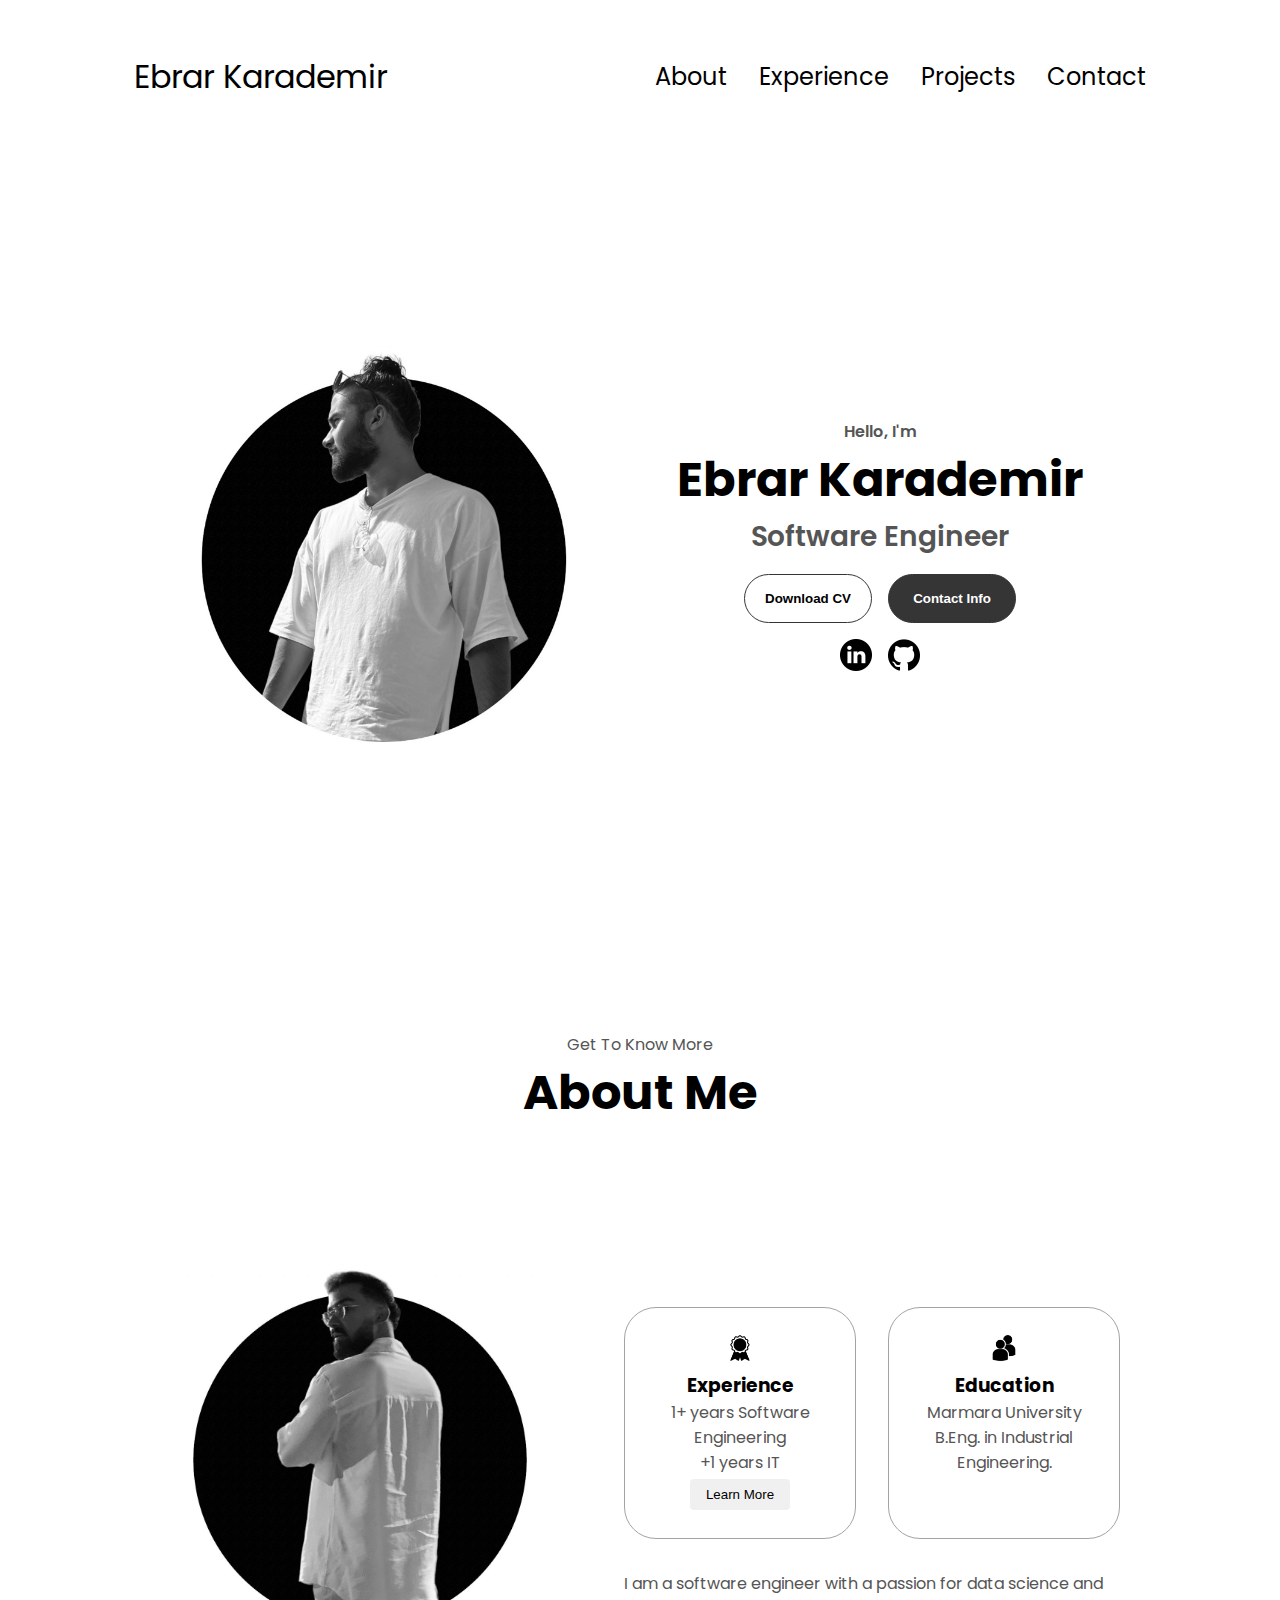
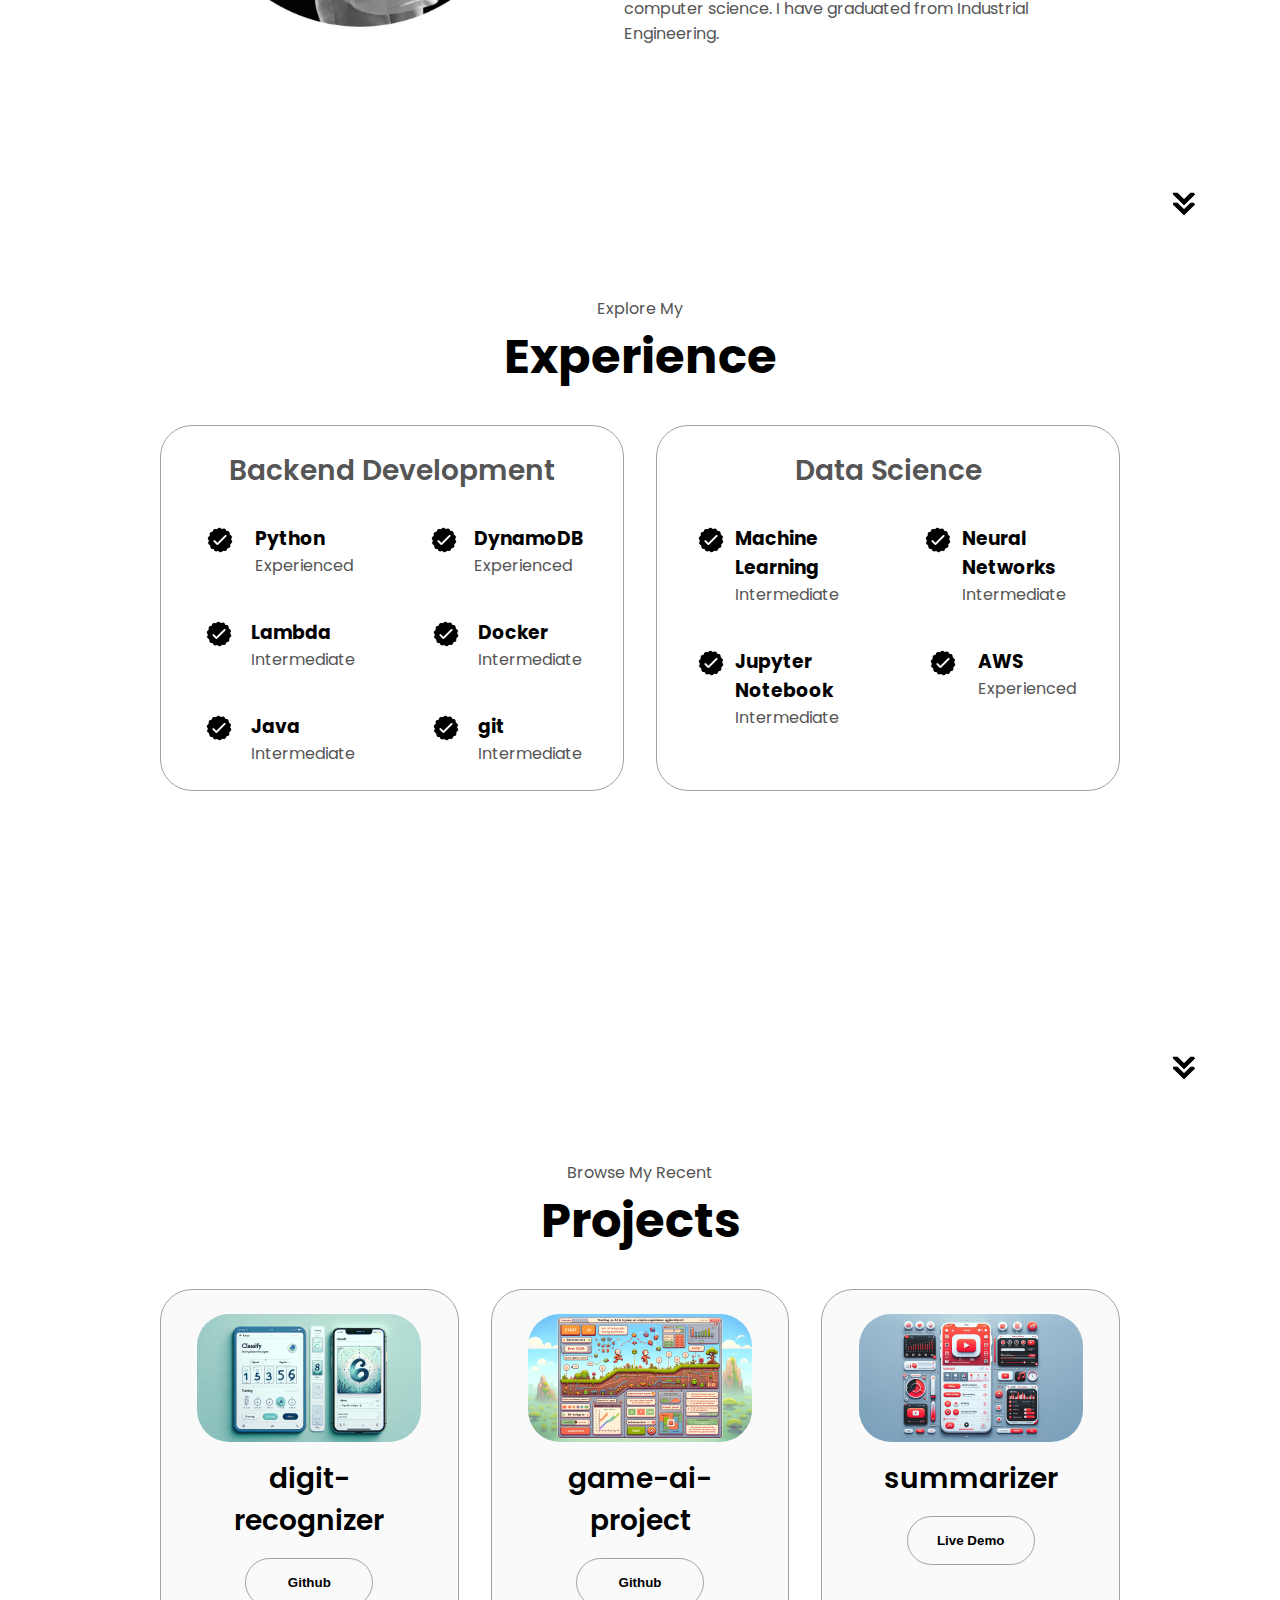
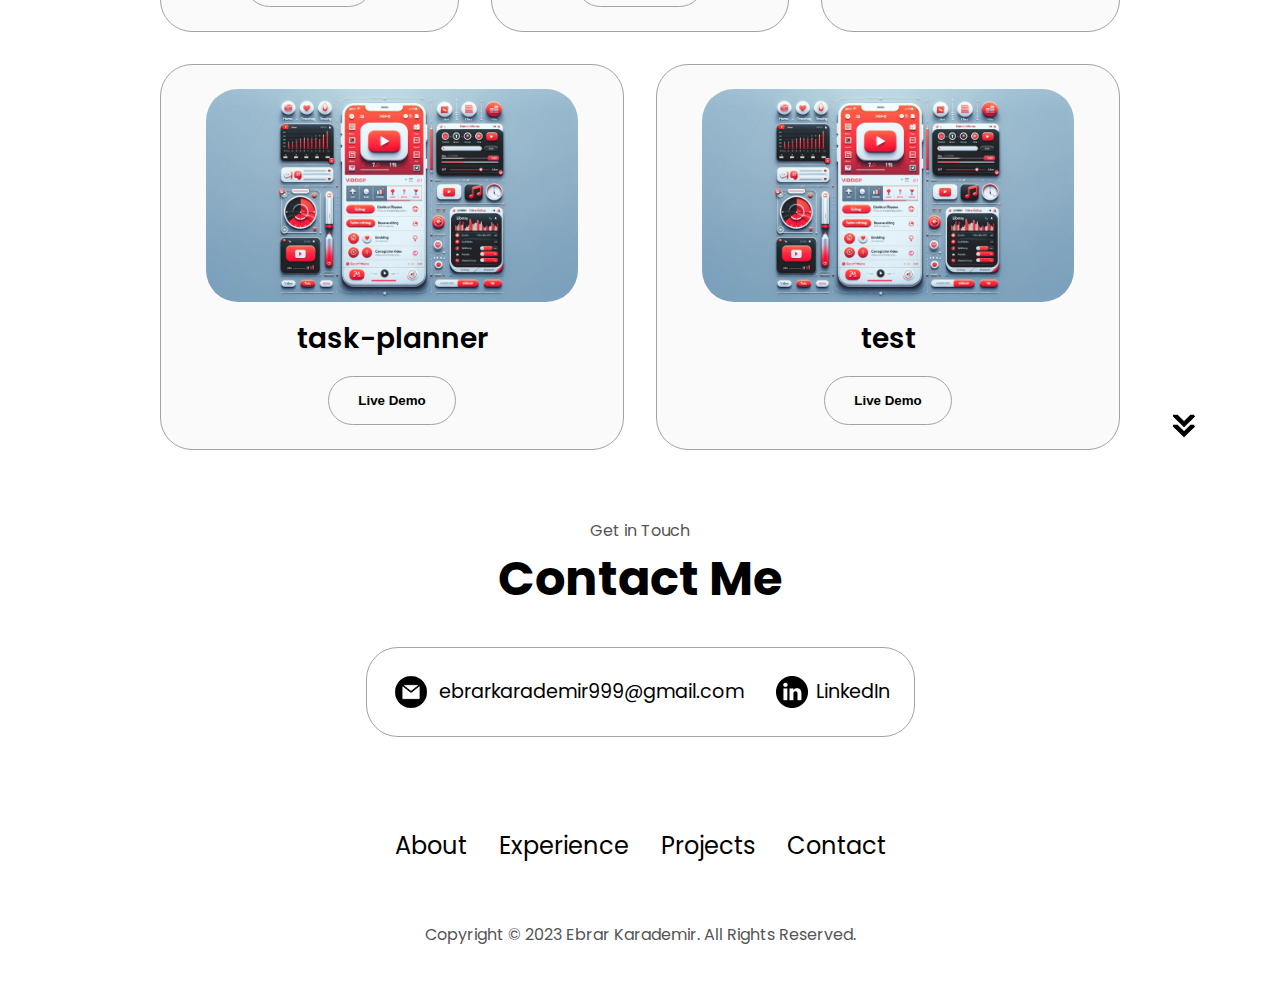
<file: index.html>
<!DOCTYPE html>
<html lang="en">
  <head>
    <meta charset="UTF-8" />
    <meta http-equiv="X-UA-Compatible" content="IE=edge" />
    <meta name="viewport" content="width=device-width, initial-scale=1.0" />
    <title>My Portfolio</title>
    <link rel="stylesheet" href="style.css" />
    <link rel="stylesheet" href="mediaqueries.css" />
  </head>
  <body>
    <nav id="desktop-nav">
      <div class="logo">Ebrar Karademir</div>
      <div>
        <ul class="nav-links">
          <li><a href="#about">About</a></li>
          <li><a href="#experience">Experience</a></li>
          <li><a href="#projects">Projects</a></li>
          <li><a href="#contact">Contact</a></li>
        </ul>
      </div>
    </nav>
    <nav id="hamburger-nav">
      <div class="logo">Ebrar Karademir</div>
      <div class="hamburger-menu">
        <div class="hamburger-icon" onclick="toggleMenu()">
          <span></span>
          <span></span>
          <span></span>
        </div>
        <div class="menu-links">
          <li><a href="#about" onclick="toggleMenu()">About</a></li>
          <li><a href="#experience" onclick="toggleMenu()">Experience</a></li>
          <li><a href="#projects" onclick="toggleMenu()">Projects</a></li>
          <li><a href="#contact" onclick="toggleMenu()">Contact</a></li>
        </div>
      </div>
    </nav>
    <section id="profile">
      <div class="section__pic-container">
        <img src="./assets/profile-pic.png" alt="Ebrar Karademir profile picture" />
      </div>
      <div class="section__text">
        <p class="section__text__p1">Hello, I'm</p>
        <h1 class="title">Ebrar Karademir</h1>
        <p class="section__text__p2">Software Engineer</p>
        <div class="btn-container">
          <button
            class="btn btn-color-2"
            onclick="window.open('./assets/resume-v2.pdf')"
          >
            Download CV
          </button>
          <button class="btn btn-color-1" onclick="location.href='./#contact'">
            Contact Info
          </button>
        </div>
        <div id="socials-container">
          <img
            src="./assets/linkedin.png"
            alt="My LinkedIn profile"
            class="icon"
            onclick="location.href='https://linkedin.com/in/ebrar-karademir/'"
          />
          <img
            src="./assets/github.png"
            alt="My Github profile"
            class="icon"
            onclick="location.href='https://github.com/ebrarkarademir'"
          />
        </div>
      </div>
    </section>
    <section id="about">
      <p class="section__text__p1">Get To Know More</p>
      <h1 class="title">About Me</h1>
      <div class="section-container">
        <div class="section__pic-container">
          <img
            src="./assets/about-pic.png"
            alt="Profile picture"
            class="about-pic"
          />
        </div>
        <div class="about-details-container">
          <div class="about-containers">
            <div class="details-container">
              <img src="./assets/experience.png" alt="Experience icon" class="icon" />
              <h3>Experience</h3>
              <p>1+ years Software Engineering <br />+1 years IT</p>
              <!-- Learn More/Less toggle button -->
              <button class="learn-more-btn" onclick="toggleDetails(this)">Learn More</button>
              <!-- Hidden container for additional details -->
              <div class="additional-details" style="display: none;">
                <p>Detail about your first year in software engineering...</p>
                <p>Detail about your IT experience...</p>
                <!-- Add more paragraphs as needed -->
              </div>
            </div>
            
            <div class="details-container">
              <img
                src="./assets/education.png"
                alt="Education icon"
                class="icon"
              />
              <h3>Education</h3>
              <p>Marmara University</p>
              <p>B.Eng. in Industrial Engineering.</p>
            </div>
          </div>
          <div class="text-container">
            <p>
              I am a software engineer with a passion for data science and computer science. I have graduated from Industrial Engineering. 
            </p>
          </div>
        </div>
      </div>
      <img
        src="./assets/arrow.png"
        alt="Arrow icon"
        class="icon arrow"
        onclick="location.href='./#experience'"
      />
    </section>
    <section id="experience">
      <p class="section__text__p1">Explore My</p>
      <h1 class="title">Experience</h1>
      <div class="experience-details-container">
        <div class="about-containers">
          <div class="details-container">
            <h2 class="experience-sub-title">Backend Development</h2>
            <div class="article-container">
              <article>
                <img
                  src="./assets/checkmark.png"
                  alt="Experience icon"
                  class="icon"
                />
                <div>
                  <h3>Python</h3>
                  <p>Experienced</p>
                </div>
              </article>
              <article>
                <img
                  src="./assets/checkmark.png"
                  alt="Experience icon"
                  class="icon"
                />
                <div>
                  <h3>DynamoDB</h3>
                  <p>Experienced</p>
                </div>
              </article>
              <article>
                <img
                  src="./assets/checkmark.png"
                  alt="Experience icon"
                  class="icon"
                />
                <div>
                  <h3>Lambda</h3>
                  <p>Intermediate</p>
                </div>
              </article>
              <article>
                <img
                  src="./assets/checkmark.png"
                  alt="Experience icon"
                  class="icon"
                />
                <div>
                  <h3>Docker</h3>
                  <p>Intermediate</p>
                </div>
              </article>
              <article>
                <img
                  src="./assets/checkmark.png"
                  alt="Experience icon"
                  class="icon"
                />
                <div>
                  <h3>Java</h3>
                  <p>Intermediate</p>
                </div>
              </article>
              <article>
                <img
                  src="./assets/checkmark.png"
                  alt="Experience icon"
                  class="icon"
                />
                <div>
                  <h3>git</h3>
                  <p>Intermediate</p>
                </div>
              </article>
            </div>
          </div>
          <div class="details-container">
            <h2 class="experience-sub-title">Data Science</h2>
            <div class="article-container">
              <article>
                <img
                  src="./assets/checkmark.png"
                  alt="Experience icon"
                  class="icon"
                />
                <div>
                  <h3>Machine Learning</h3>
                  <p>Intermediate</p>
                </div>
              </article>
              <article>
                <img
                  src="./assets/checkmark.png"
                  alt="Experience icon"
                  class="icon"
                />
                <div>
                  <h3>Neural Networks</h3>
                  <p>Intermediate</p>
                </div>
              </article>
              <article>
                <img
                  src="./assets/checkmark.png"
                  alt="Experience icon"
                  class="icon"
                />
                <div>
                  <h3>Jupyter Notebook</h3>
                  <p>Intermediate</p>
                </div>
              </article>
              <article>
                <img
                  src="./assets/checkmark.png"
                  alt="Experience icon"
                  class="icon"
                />
                <div>
                  <h3>AWS</h3>
                  <p>Experienced</p>
                </div>
              </article>
            </div>
          </div>
        </div>
      </div>
      <img
        src="./assets/arrow.png"
        alt="Arrow icon"
        class="icon arrow"
        onclick="location.href='./#projects'"
      />
    </section>
    <section id="projects">
      <p class="section__text__p1">Browse My Recent</p>
      <h1 class="title">Projects</h1>
      <div class="experience-details-container">
        <div class="about-containers">
          <div class="details-container color-container">
            <div class="article-container">
              <img
                src="./assets/project-1.png"
                alt="Project 1"
                class="project-img"
              />
            </div>
            <h2 class="experience-sub-title project-title">digit-recognizer</h2>
            <div class="btn-container">
              <button
                class="btn btn-color-2 project-btn"
                onclick="location.href='https://github.com/ebrarkarademir/digit-recognizer'"
              >
                Github
              </button>
            </div>
          </div>
          <div class="details-container color-container">
            <div class="article-container">
              <img
                src="./assets/project-2.png"
                alt="Project 2"
                class="project-img"
              />
            </div>
            <h2 class="experience-sub-title project-title">game-ai-project</h2>
            <div class="btn-container">
              <button
                class="btn btn-color-2 project-btn"
                onclick="location.href='https://github.com/ebrarkarademir/game-ai-project'"
              >
                Github
              </button>
            </div>
          </div>
          <div class="details-container color-container">
            <div class="article-container">
              <img
                src="./assets/project-3.png"
                alt="Project 3"
                class="project-img"
              />
            </div>
            <h2 class="experience-sub-title project-title">summarizer</h2>
            <div class="btn-container">
              <button
                class="btn btn-color-2 project-btn"
                onclick="location.href='projects/summarizer.html'"
              >
                Live Demo
              </button>
            </div>
          </div>
          <div class="details-container color-container">
            <div class="article-container">
              <img
                src="./assets/project-3.png"
                alt="Project 4"
                class="project-img"
              />
            </div>
            <h2 class="experience-sub-title project-title">task-planner</h2>
            <div class="btn-container">
              <button
                class="btn btn-color-2 project-btn"
                onclick="location.href='projects/task-planner/index.html'"
              >
                Live Demo
              </button>
            </div>
          </div>
          <div class="details-container color-container">
            <div class="article-container">
              <img
                src="./assets/project-3.png"
                alt="Project 5"
                class="project-img"
              />
            </div>
            <h2 class="experience-sub-title project-title">test</h2>
            <div class="btn-container">
              <button
                class="btn btn-color-2 project-btn"
                onclick="location.href='projects/test.html'"
              >
                Live Demo
              </button>
            </div>
          </div>
        </div>
      </div>
      <img
        src="./assets/arrow.png"
        alt="Arrow icon"
        class="icon arrow"
        onclick="location.href='./#contact'"
      />
    </section>
    <section id="contact">
      <p class="section__text__p1">Get in Touch</p>
      <h1 class="title">Contact Me</h1>
      <div class="contact-info-upper-container">
        <div class="contact-info-container">
          <img
            src="./assets/email.png"
            alt="Email icon"
            class="icon contact-icon email-icon"
          />
          <p><a href="mailto:ebrarkarademir999@gmail.com">ebrarkarademir999@gmail.com</a></p>
        </div>
        <div class="contact-info-container">
          <img
            src="./assets/linkedin.png"
            alt="LinkedIn icon"
            class="icon contact-icon"
          />
          <p><a href="https://www.linkedin.com/in/ebrar-karademir/">LinkedIn</a></p>
        </div>
      </div>
    </section>
    <footer>
      <nav>
        <div class="nav-links-container">
          <ul class="nav-links">
            <li><a href="#about">About</a></li>
            <li><a href="#experience">Experience</a></li>
            <li><a href="#projects">Projects</a></li>
            <li><a href="#contact">Contact</a></li>
          </ul>
        </div>
      </nav>
      <p>Copyright &#169; 2023 Ebrar Karademir. All Rights Reserved.</p>
    </footer>
    <script src="script.js"></script>
  </body>
</html>
</file>
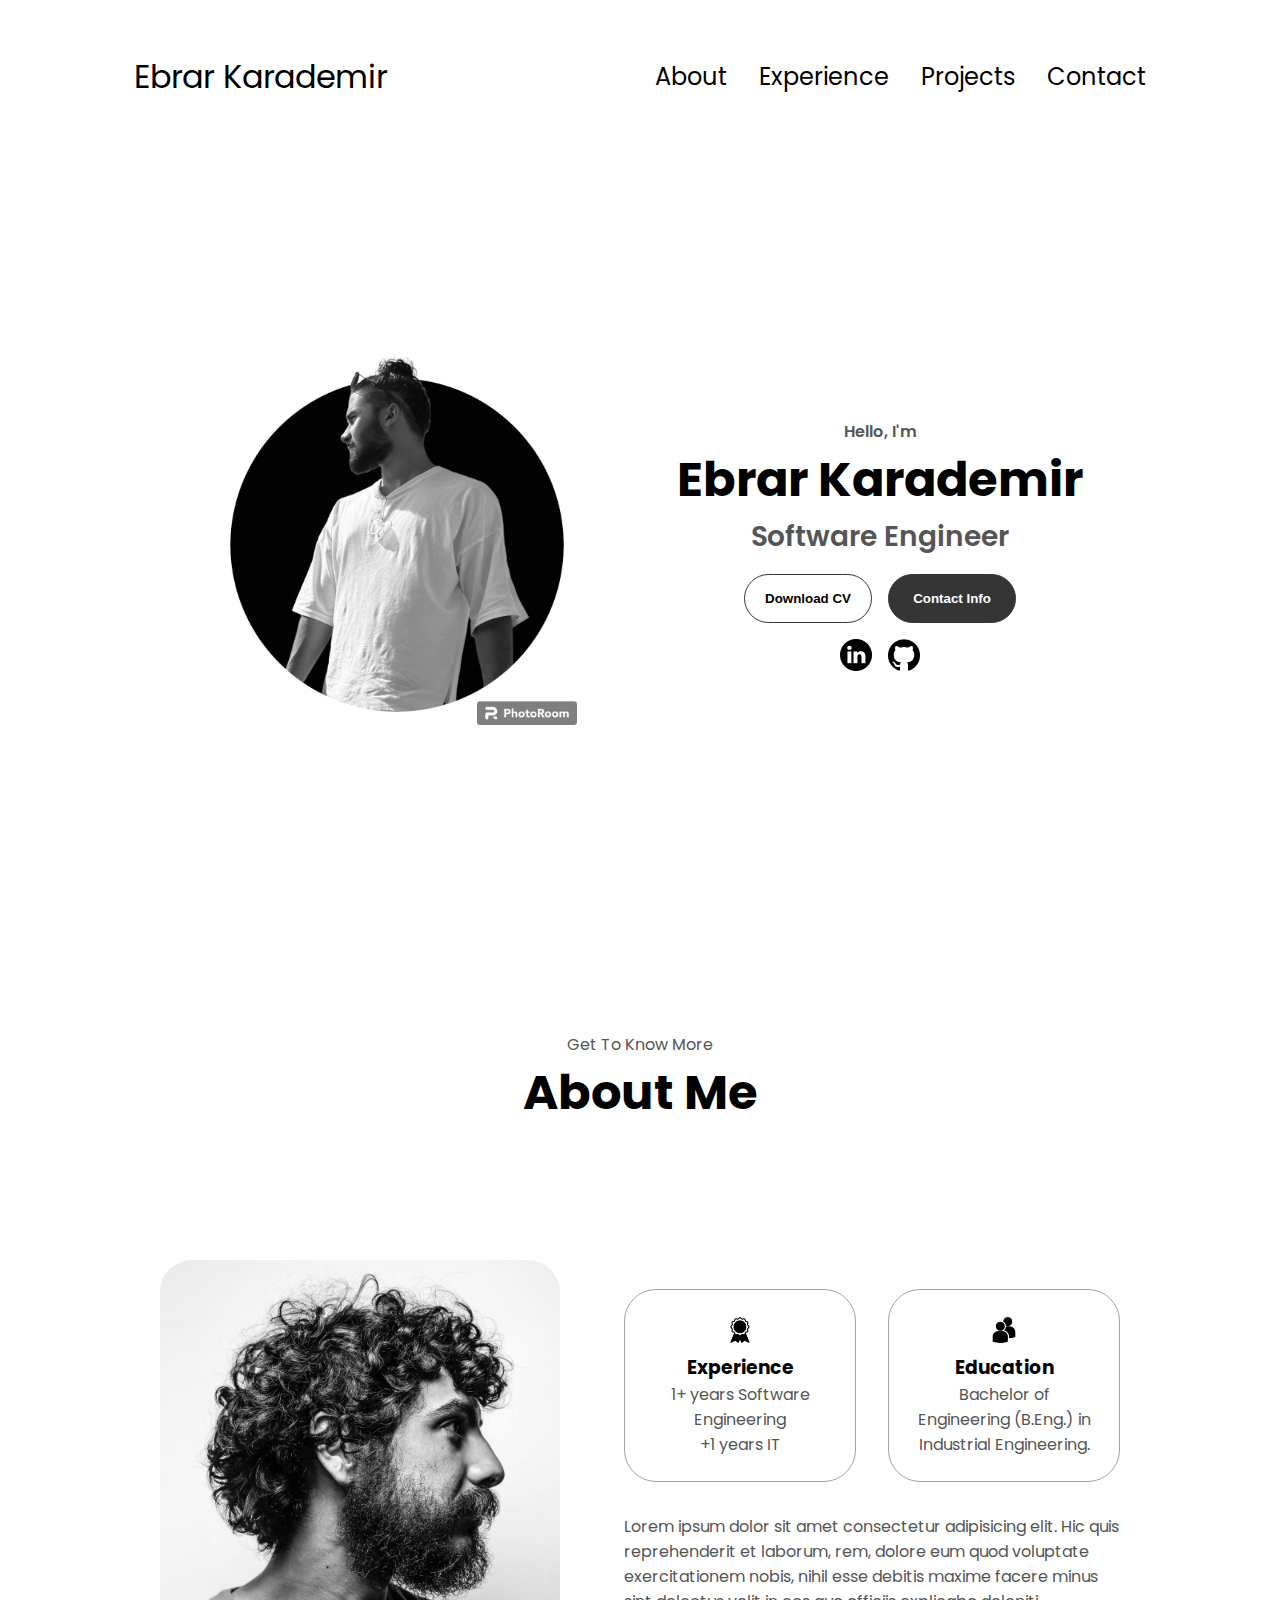
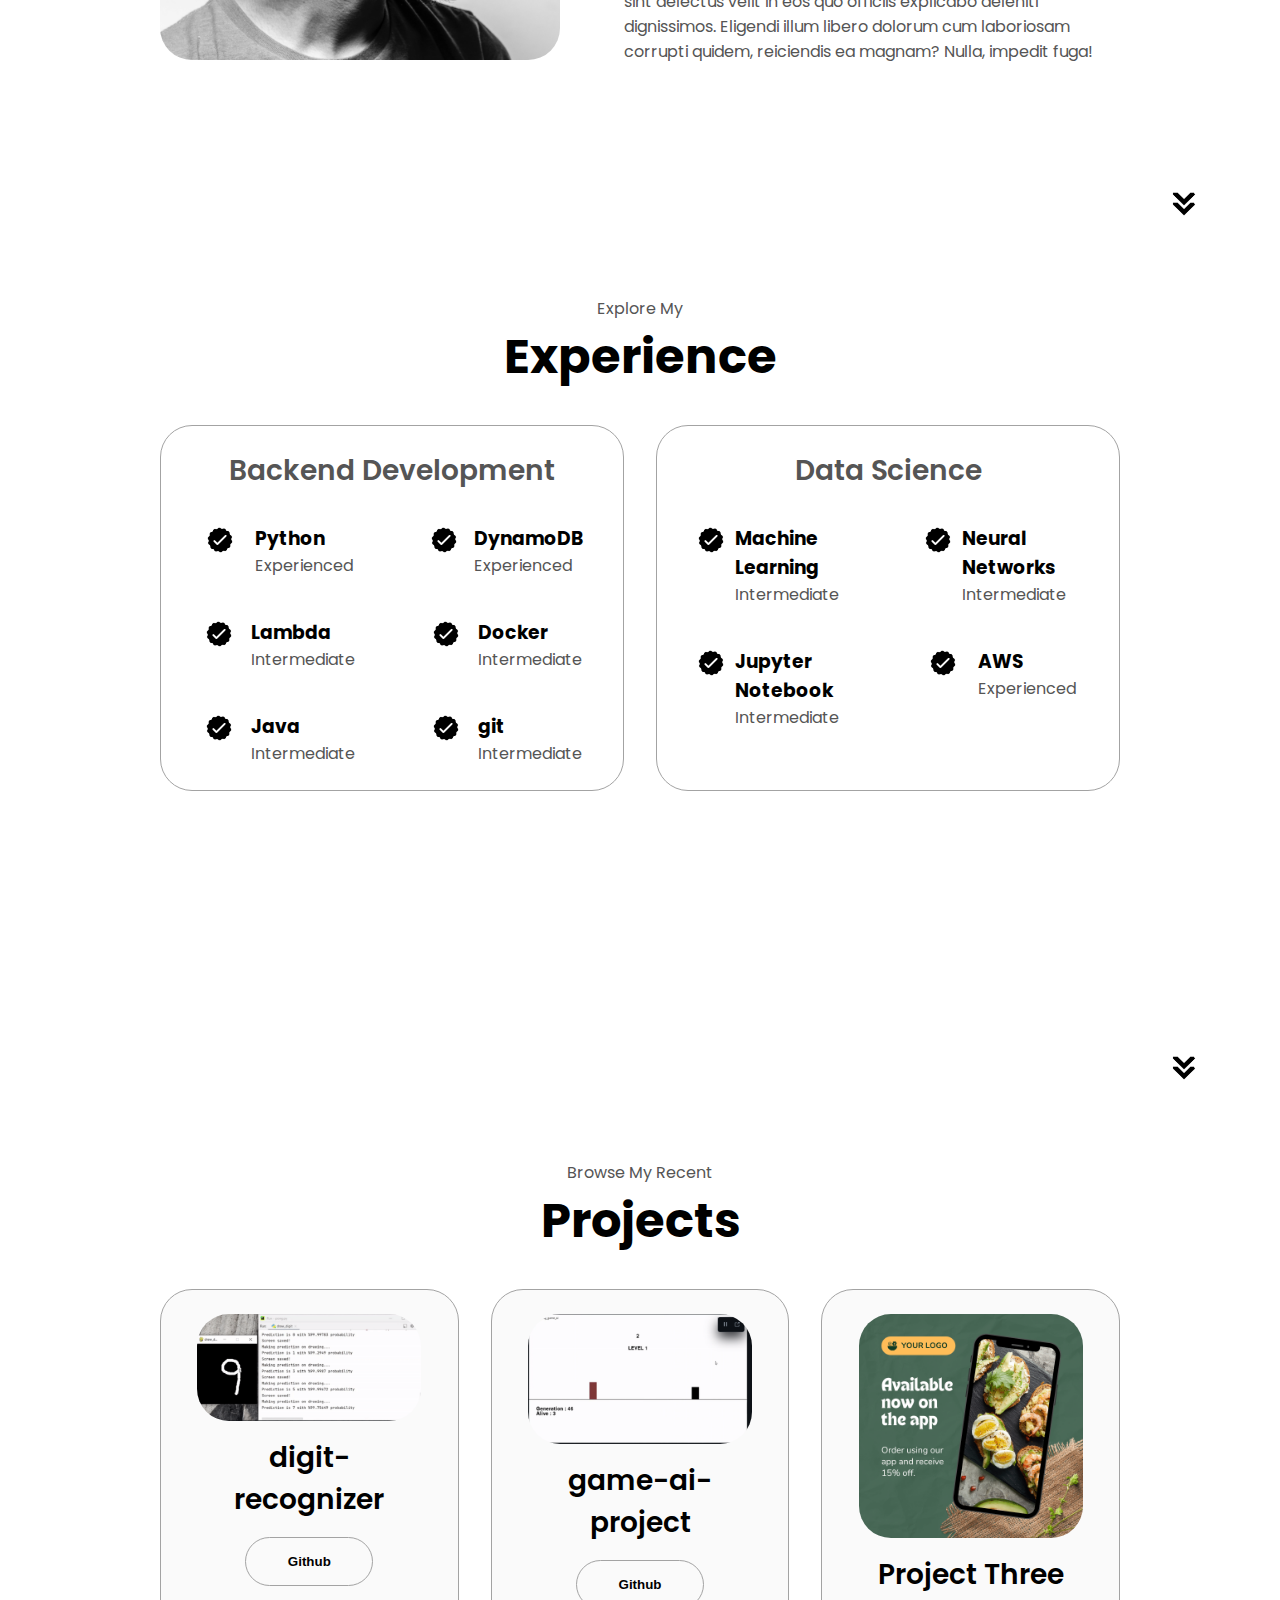
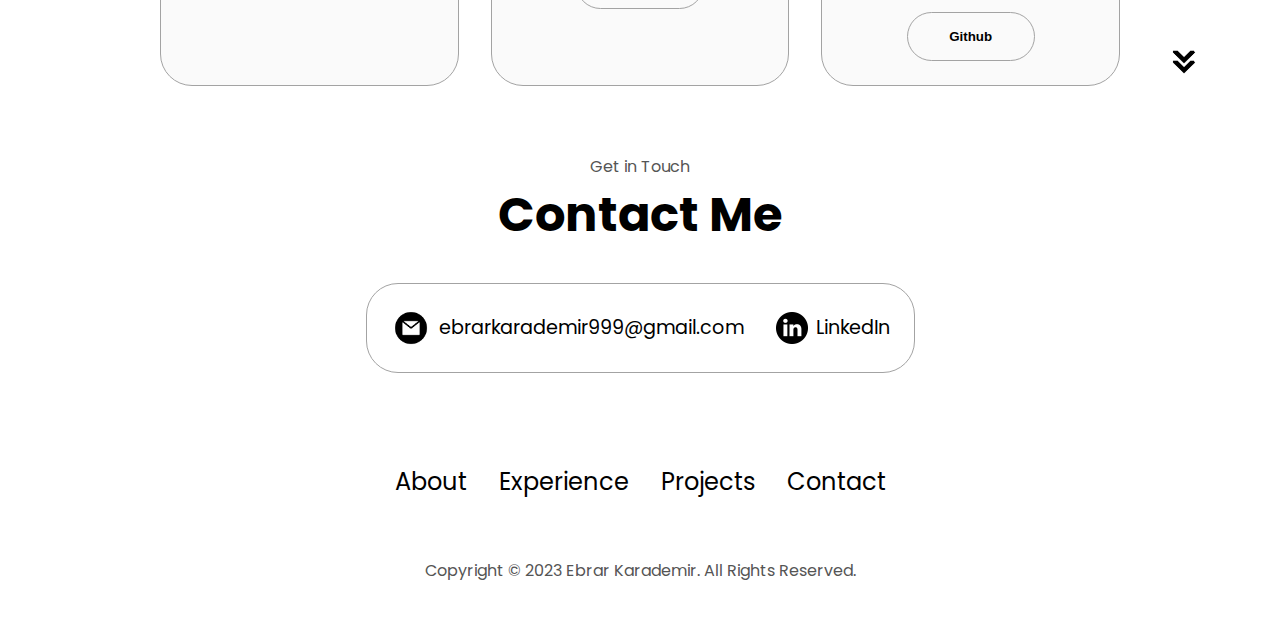
<file: frontend/index.html>
<!DOCTYPE html>
<html lang="en">
  <head>
    <meta charset="UTF-8" />
    <meta http-equiv="X-UA-Compatible" content="IE=edge" />
    <meta name="viewport" content="width=device-width, initial-scale=1.0" />
    <title>My Portfolio</title>
    <link rel="stylesheet" href="style.css" />
    <link rel="stylesheet" href="mediaqueries.css" />
  </head>
  <body>
    <nav id="desktop-nav">
      <div class="logo">Ebrar Karademir</div>
      <div>
        <ul class="nav-links">
          <li><a href="#about">About</a></li>
          <li><a href="#experience">Experience</a></li>
          <li><a href="#projects">Projects</a></li>
          <li><a href="#contact">Contact</a></li>
        </ul>
      </div>
    </nav>
    <nav id="hamburger-nav">
      <div class="logo">Ebrar Karademir</div>
      <div class="hamburger-menu">
        <div class="hamburger-icon" onclick="toggleMenu()">
          <span></span>
          <span></span>
          <span></span>
        </div>
        <div class="menu-links">
          <li><a href="#about" onclick="toggleMenu()">About</a></li>
          <li><a href="#experience" onclick="toggleMenu()">Experience</a></li>
          <li><a href="#projects" onclick="toggleMenu()">Projects</a></li>
          <li><a href="#contact" onclick="toggleMenu()">Contact</a></li>
        </div>
      </div>
    </nav>
    <section id="profile">
      <div class="section__pic-container">
        <img src="./assets/profile-pic.png" alt="Ebrar Karademir profile picture" />
      </div>
      <div class="section__text">
        <p class="section__text__p1">Hello, I'm</p>
        <h1 class="title">Ebrar Karademir</h1>
        <p class="section__text__p2">Software Engineer</p>
        <div class="btn-container">
          <button
            class="btn btn-color-2"
            onclick="window.open('./assets/resume-example.pdf')"
          >
            Download CV
          </button>
          <button class="btn btn-color-1" onclick="location.href='./#contact'">
            Contact Info
          </button>
        </div>
        <div id="socials-container">
          <img
            src="./assets/linkedin.png"
            alt="My LinkedIn profile"
            class="icon"
            onclick="location.href='https://linkedin.com/in/ebrar-karademir/'"
          />
          <img
            src="./assets/github.png"
            alt="My Github profile"
            class="icon"
            onclick="location.href='https://github.com/ebrarkarademir'"
          />
        </div>
      </div>
    </section>
    <section id="about">
      <p class="section__text__p1">Get To Know More</p>
      <h1 class="title">About Me</h1>
      <div class="section-container">
        <div class="section__pic-container">
          <img
            src="./assets/about-pic.png"
            alt="Profile picture"
            class="about-pic"
          />
        </div>
        <div class="about-details-container">
          <div class="about-containers">
            <div class="details-container">
              <img
                src="./assets/experience.png"
                alt="Experience icon"
                class="icon"
              />
              <h3>Experience</h3>
              <p>1+ years Software Engineering <br />+1 years IT</p>
            </div>
            <div class="details-container">
              <img
                src="./assets/education.png"
                alt="Education icon"
                class="icon"
              />
              <h3>Education</h3>
              <p>Bachelor of Engineering (B.Eng.) in Industrial Engineering.</p>
            </div>
          </div>
          <div class="text-container">
            <p>
              Lorem ipsum dolor sit amet consectetur adipisicing elit. Hic quis
              reprehenderit et laborum, rem, dolore eum quod voluptate
              exercitationem nobis, nihil esse debitis maxime facere minus sint
              delectus velit in eos quo officiis explicabo deleniti dignissimos.
              Eligendi illum libero dolorum cum laboriosam corrupti quidem,
              reiciendis ea magnam? Nulla, impedit fuga!
            </p>
          </div>
        </div>
      </div>
      <img
        src="./assets/arrow.png"
        alt="Arrow icon"
        class="icon arrow"
        onclick="location.href='./#experience'"
      />
    </section>
    <section id="experience">
      <p class="section__text__p1">Explore My</p>
      <h1 class="title">Experience</h1>
      <div class="experience-details-container">
        <div class="about-containers">
          <div class="details-container">
            <h2 class="experience-sub-title">Backend Development</h2>
            <div class="article-container">
              <article>
                <img
                  src="./assets/checkmark.png"
                  alt="Experience icon"
                  class="icon"
                />
                <div>
                  <h3>Python</h3>
                  <p>Experienced</p>
                </div>
              </article>
              <article>
                <img
                  src="./assets/checkmark.png"
                  alt="Experience icon"
                  class="icon"
                />
                <div>
                  <h3>DynamoDB</h3>
                  <p>Experienced</p>
                </div>
              </article>
              <article>
                <img
                  src="./assets/checkmark.png"
                  alt="Experience icon"
                  class="icon"
                />
                <div>
                  <h3>Lambda</h3>
                  <p>Intermediate</p>
                </div>
              </article>
              <article>
                <img
                  src="./assets/checkmark.png"
                  alt="Experience icon"
                  class="icon"
                />
                <div>
                  <h3>Docker</h3>
                  <p>Intermediate</p>
                </div>
              </article>
              <article>
                <img
                  src="./assets/checkmark.png"
                  alt="Experience icon"
                  class="icon"
                />
                <div>
                  <h3>Java</h3>
                  <p>Intermediate</p>
                </div>
              </article>
              <article>
                <img
                  src="./assets/checkmark.png"
                  alt="Experience icon"
                  class="icon"
                />
                <div>
                  <h3>git</h3>
                  <p>Intermediate</p>
                </div>
              </article>
            </div>
          </div>
          <div class="details-container">
            <h2 class="experience-sub-title">Data Science</h2>
            <div class="article-container">
              <article>
                <img
                  src="./assets/checkmark.png"
                  alt="Experience icon"
                  class="icon"
                />
                <div>
                  <h3>Machine Learning</h3>
                  <p>Intermediate</p>
                </div>
              </article>
              <article>
                <img
                  src="./assets/checkmark.png"
                  alt="Experience icon"
                  class="icon"
                />
                <div>
                  <h3>Neural Networks</h3>
                  <p>Intermediate</p>
                </div>
              </article>
              <article>
                <img
                  src="./assets/checkmark.png"
                  alt="Experience icon"
                  class="icon"
                />
                <div>
                  <h3>Jupyter Notebook</h3>
                  <p>Intermediate</p>
                </div>
              </article>
              <article>
                <img
                  src="./assets/checkmark.png"
                  alt="Experience icon"
                  class="icon"
                />
                <div>
                  <h3>AWS</h3>
                  <p>Experienced</p>
                </div>
              </article>
            </div>
          </div>
        </div>
      </div>
      <img
        src="./assets/arrow.png"
        alt="Arrow icon"
        class="icon arrow"
        onclick="location.href='./#projects'"
      />
    </section>
    <section id="projects">
      <p class="section__text__p1">Browse My Recent</p>
      <h1 class="title">Projects</h1>
      <div class="experience-details-container">
        <div class="about-containers">
          <div class="details-container color-container">
            <div class="article-container">
              <img
                src="./assets/project-1.png"
                alt="Project 1"
                class="project-img"
              />
            </div>
            <h2 class="experience-sub-title project-title">digit-recognizer</h2>
            <div class="btn-container">
              <button
                class="btn btn-color-2 project-btn"
                onclick="location.href='https://github.com/ebrarkarademir/digit-recognizer'"
              >
                Github
              </button>
            </div>
          </div>
          <div class="details-container color-container">
            <div class="article-container">
              <img
                src="./assets/project-2.png"
                alt="Project 2"
                class="project-img"
              />
            </div>
            <h2 class="experience-sub-title project-title">game-ai-project</h2>
            <div class="btn-container">
              <button
                class="btn btn-color-2 project-btn"
                onclick="location.href='https://github.com/ebrarkarademir/game-ai-project'"
              >
                Github
              </button>
            </div>
          </div>
          <div class="details-container color-container">
            <div class="article-container">
              <img
                src="./assets/project-3.png"
                alt="Project 3"
                class="project-img"
              />
            </div>
            <h2 class="experience-sub-title project-title">Project Three</h2>
            <div class="btn-container">
              <button
                class="btn btn-color-2 project-btn"
                onclick="location.href='https://github.com/ebrarkarademir'"
              >
                Github
              </button>
            </div>
          </div>
        </div>
      </div>
      <img
        src="./assets/arrow.png"
        alt="Arrow icon"
        class="icon arrow"
        onclick="location.href='./#contact'"
      />
    </section>
    <section id="contact">
      <p class="section__text__p1">Get in Touch</p>
      <h1 class="title">Contact Me</h1>
      <div class="contact-info-upper-container">
        <div class="contact-info-container">
          <img
            src="./assets/email.png"
            alt="Email icon"
            class="icon contact-icon email-icon"
          />
          <p><a href="mailto:ebrarkarademir999@gmail.com">ebrarkarademir999@gmail.com</a></p>
        </div>
        <div class="contact-info-container">
          <img
            src="./assets/linkedin.png"
            alt="LinkedIn icon"
            class="icon contact-icon"
          />
          <p><a href="https://www.linkedin.com/in/ebrar-karademir/">LinkedIn</a></p>
        </div>
      </div>
    </section>
    <footer>
      <nav>
        <div class="nav-links-container">
          <ul class="nav-links">
            <li><a href="#about">About</a></li>
            <li><a href="#experience">Experience</a></li>
            <li><a href="#projects">Projects</a></li>
            <li><a href="#contact">Contact</a></li>
          </ul>
        </div>
      </nav>
      <p>Copyright &#169; 2023 Ebrar Karademir. All Rights Reserved.</p>
    </footer>
    <script src="script.js"></script>
  </body>
</html>
</file>
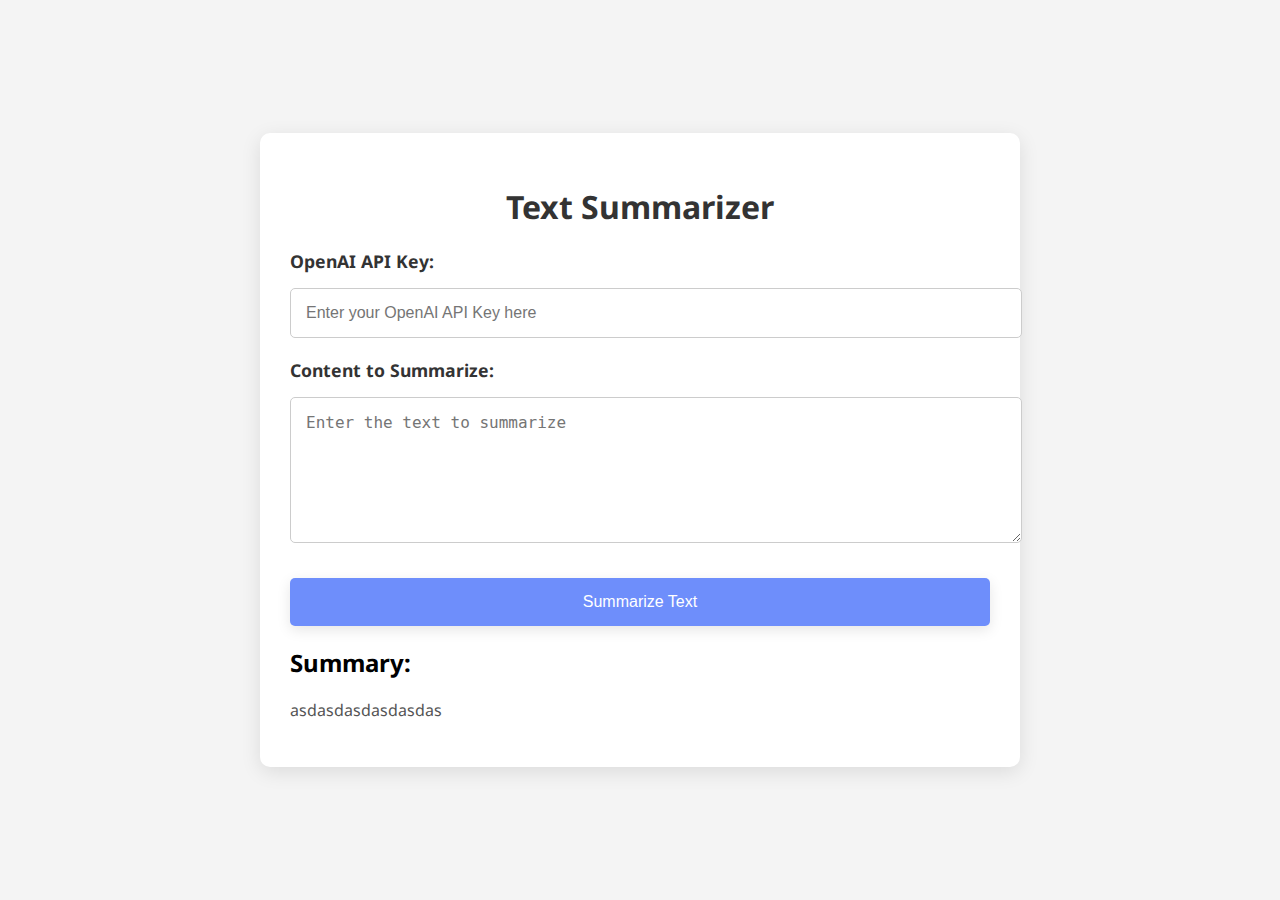
<file: summarizer.html>
<!DOCTYPE html>
<html lang="en">
<head>
    <meta charset="UTF-8">
    <meta name="viewport" content="width=device-width, initial-scale=1.0">
    <title>Text Summarizer with GPT-3.5</title>
    <link href="https://fonts.googleapis.com/css2?family=Noto+Sans:wght@400;700&display=swap" rel="stylesheet">
    <style>
        body {
            font-family: 'Noto Sans', sans-serif;
            margin: 0;
            padding: 0;
            display: flex;
            justify-content: center;
            align-items: center;
            height: 100vh;
            background-color: #f4f4f4;
        }
        .container {
            width: 90%;
            max-width: 700px;
            background: white;
            padding: 30px;
            box-shadow: 0 5px 20px rgba(0, 0, 0, 0.1);
            border-radius: 10px;
            margin: 20px;
            position: relative;
        }
        .input-field, .select-field {
            width: 100%;
            padding: 15px;
            margin-top: 5px;
            margin-bottom: 20px;
            border: 1px solid #ccc;
            border-radius: 5px;
            font-size: 1rem;
        }
        .input-field:focus, .select-field:focus {
            border-color: #007bff;
            outline: none;
        }
        .button {
            background: #6e8efb;
            color: white;
            padding: 15px 30px;
            margin-top: 10px;
            border: none;
            border-radius: 5px;
            cursor: pointer;
            font-size: 1rem;
            width: 100%;
            box-shadow: 0 4px 14px rgba(0, 0, 0, 0.1);
        }
        .button:hover {
            background: #5a7cdb;
        }
        label {
            display: block;
            margin-bottom: 10px;
            color: #333;
            font-weight: 700;
            font-size: 1.1rem;
        }
        h1 {
            text-align: center;
            color: #333;
        }
        p {
            color: #555;
        }
    </style>
</head>
<body>
    <div class="container">
        <h1>Text Summarizer</h1>
        <label for="api-key">OpenAI API Key:</label>
        <input type="text" id="api-key" class="input-field" name="api-key" placeholder="Enter your OpenAI API Key here" required>
        
        <label for="content">Content to Summarize:</label>
        <textarea id="content" class="input-field" name="content" rows="6" placeholder="Enter the text to summarize" required></textarea>
        
        <button class="button" onclick="summarizeText()">Summarize Text</button>
        
        <h2>Summary:</h2>
        <p id="summary"> asdasdasdasdasdas</p>
    </div>
<!-- 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 -->
    <script>
    function summarizeText() {
        // The URL of the API Gateway endpoint
        var apiUrl = 'https://j7w6yln7k7.execute-api.eu-central-1.amazonaws.com/dev/test';

        // Making a GET request to the Lambda function
        fetch(apiUrl)
            .then(response => response.json())
            .then(data => {
                console.log(data); // Log the response from the Lambda function
                // Display the response in the 'summary' paragraph
                document.getElementById('summary').textContent = data.body; // Assuming 'data.body' contains the summary text
            })
            .catch(error => {
                console.error('Error:', error);
                document.getElementById('summary').textContent = 'Error fetching summary.';
            });
    }

    </script>
  
</body>
</html>
</file>
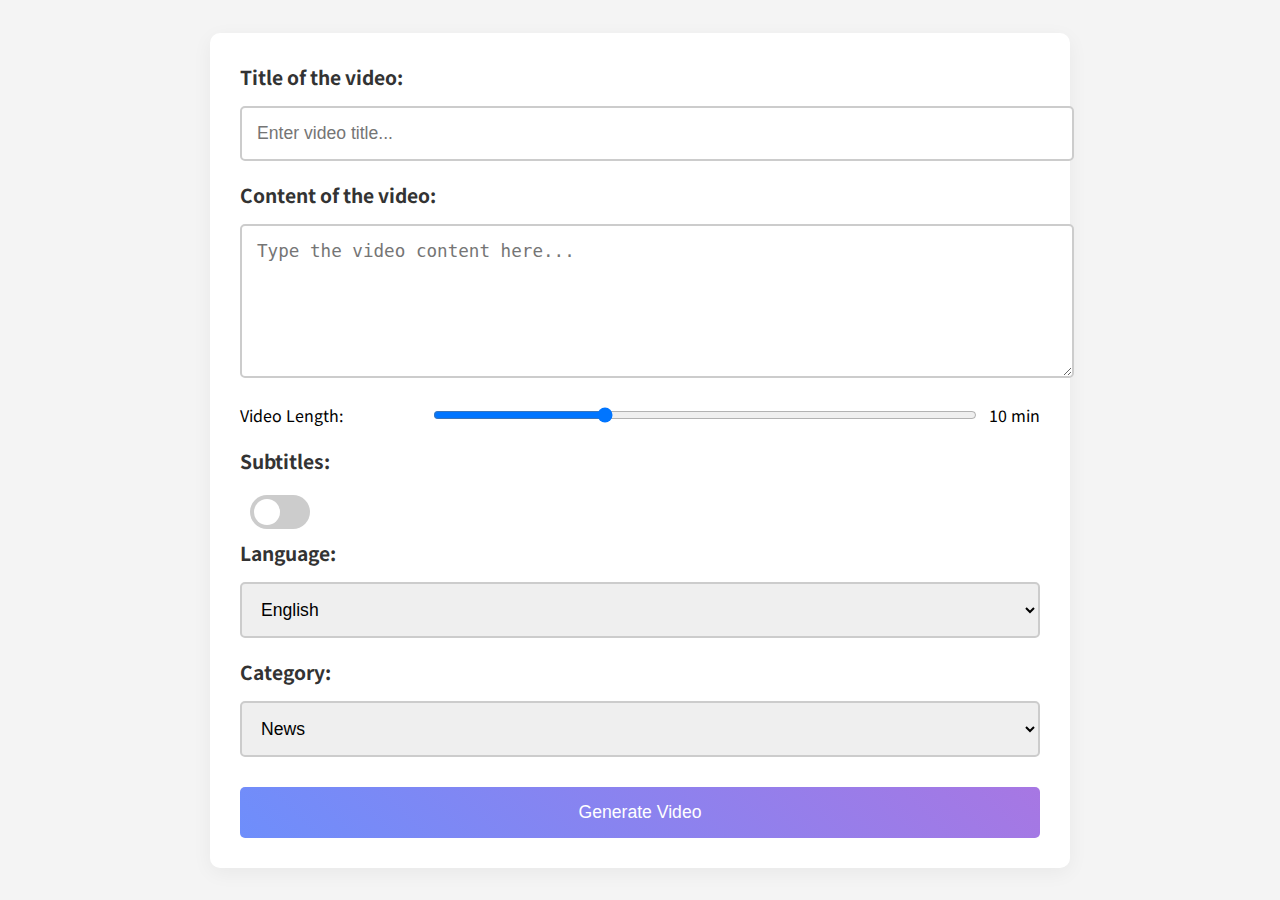
<file: vidai.html>
<!DOCTYPE html>
<html lang="en">
<head>
    <meta charset="UTF-8">
    <meta name="viewport" content="width=device-width, initial-scale=1.0">
    <title>ViDAI Video Generator</title>
    <link href="https://fonts.googleapis.com/css2?family=Noto+Sans+JP:wght@400;700&display=swap" rel="stylesheet">
    <style>
        body {
            font-family: 'Noto Sans JP', sans-serif;
            margin: 0;
            padding: 0;
            display: flex;
            justify-content: center;
            align-items: center;
            height: 100vh;
            background-color: #f4f4f4;
        }
        .container {
            width: 90%;
            max-width: 800px;
            background: white;
            padding: 30px;
            box-shadow: 0 5px 20px rgba(0, 0, 0, 0.05);
            border-radius: 10px;
            margin: 20px;
            position: relative;
        }
        .input-field, .select-field {
            width: 100%;
            padding: 15px;
            margin-top: 5px;
            margin-bottom: 20px;
            border: 2px solid #ccc;
            border-radius: 5px;
            font-size: 1.1rem;
        }
        .input-field:focus, .select-field:focus {
            border-color: #007bff;
            outline: none;
        }
        .button {
            background: linear-gradient(45deg, #6e8efb, #a777e3);
            color: white;
            padding: 15px 30px;
            margin-top: 10px;
            border: none;
            border-radius: 5px;
            cursor: pointer;
            font-size: 1.1rem;
            width: 100%;
        }
        .button:hover {
            background: linear-gradient(45deg, #586ecc, #9064cb);
        }
        label {
            display: block;
            margin-bottom: 10px;
            color: #333;
            font-weight: 700;
            font-size: 1.2rem;
        }
        .slider-container {
            display: flex;
            align-items: center;
            margin-bottom: 20px;
        }
        .slider-label {
            flex: 1;
            margin-right: 10px;
        }
        .slider {
            flex: 3;
        }
        .switch {
            position: relative;
            display: inline-block;
            width: 60px;
            height: 34px;
            margin: 10px;
        }
        .switch input {
            opacity: 0;
            width: 0;
            height: 0;
        }
        .slider-round {
            position: absolute;
            cursor: pointer;
            top: 0;
            left: 0;
            right: 0;
            bottom: 0;
            background-color: #ccc;
            transition: .4s;
            border-radius: 34px;
        }
        .slider-round:before {
            position: absolute;
            content: "";
            height: 26px;
            width: 26px;
            left: 4px;
            bottom: 4px;
            background-color: white;
            transition: .4s;
            border-radius: 50%;
        }
        input:checked + .slider-round {
            background-color: #2196F3;
        }
        input:focus + .slider-round {
            box-shadow: 0 0 1px #2196F3;
        }
        input:checked + .slider-round:before {
            transform: translateX(26px);
        }
        .select-field {
            cursor: pointer;
        }
    </style>
</head>
<body>
    <div class="container">
        <label for="video-title">Title of the video:</label>
        <input type="text" id="video-title" class="input-field" name="video-title" placeholder="Enter video title...">

        <label for="video-content">Content of the video:</label>
        <textarea id="video-content" class="input-field" name="video-content" rows="6" placeholder="Type the video content here..."></textarea>

       <!-- Slider container in your HTML -->
        <div class="slider-container">
            <span class="slider-label">Video Length:</span>
            <input type="range" min="1" max="30" value="10" class="slider" id="video-length" oninput="updateSliderValue(this.value)">
            <span id="slider-value" style="margin-left: 10px;">10 min</span>
        </div>

<!-- Script tag in your HTML, typically placed before the closing </body> tag -->
<script>
    function updateSliderValue(value) {
        document.getElementById('slider-value').textContent = value + ' min';
    }
</script>


        <label for="subtitles-switch">Subtitles:</label>
        <label class="switch">
            <input type="checkbox" id="subtitles-switch">
            <span class="slider-round"></span>
        </label>

        <label for="language-select">Language:</label>
        <select id="language-select" class="select-field">
            <option value="English" selected>English</option>
            <option value="Turkish">Turkish</option>
        </select>

        <label for="category-select">Category:</label>
        <select id="category-select" class="select-field">
            <option value="News">News</option>
            <option value="Advertisement">Advertisement</option>
            <option value="Education">Education</option>
            <option value="Documentary">Documentary</option>
            <option value="Entertainment">Entertainment</option>
            <option value="How-to Guides">How-to Guides</option>
            <option value="Reviews">Reviews</option>
            <option value="Vlogs">Vlogs</option>
        </select>

        <button class="button" onclick="generateVideo()">Generate Video</button>
    </div>

    <script>
        function updateSliderValue(value) {
    document.getElementById('slider-value').textContent = value + ' min';
}
        function generateVideo() {
            // Placeholder function for generating video
            alert('Generating video with the following settings:\n' +
                  'Title: ' + document.getElementById('video-title').value + '\n' +
                  'Content: ' + document.getElementById('video-content').value + '\n' +
                  'Length: ' + document.getElementById('video-length').value + ' minutes\n' +
                  'Subtitles: ' + (document.getElementById('subtitles-switch').checked ? 'Yes' : 'No') + '\n' +
                  'Language: ' + document.getElementById('language-select').value + '\n' +
                  'Category: ' + document.getElementById('category-select').value
            );
            // Here you would call your backend API to process the inputs and generate the video
        }
    </script>
</body>
</html>
</file>
<file: style.css>
/* GENERAL */

@import url("https://fonts.googleapis.com/css2?family=Poppins:wght@300;400;500;600&display=swap");

* {
  margin: 0;
  padding: 0;
}

body {
  font-family: "Poppins", sans-serif;
}

html {
  scroll-behavior: smooth;
}

p {
  color: rgb(85, 85, 85);
}

/* TRANSITION */

a,
.btn {
  transition: all 300ms ease;
}

/* DESKTOP NAV */

nav,
.nav-links {
  display: flex;
}

nav {
  justify-content: space-around;
  align-items: center;
  height: 17vh;
}

.nav-links {
  gap: 2rem;
  list-style: none;
  font-size: 1.5rem;
}

a {
  color: black;
  text-decoration: none;
  text-decoration-color: white;
}

a:hover {
  color: grey;
  text-decoration: underline;
  text-underline-offset: 1rem;
  text-decoration-color: rgb(181, 181, 181);
}

.logo {
  font-size: 2rem;
}

.logo:hover {
  cursor: default;
}

/* HAMBURGER MENU */

#hamburger-nav {
  display: none;
}

.hamburger-menu {
  position: relative;
  display: inline-block;
}

.hamburger-icon {
  display: flex;
  flex-direction: column;
  justify-content: space-between;
  height: 24px;
  width: 30px;
  cursor: pointer;
}

.hamburger-icon span {
  width: 100%;
  height: 2px;
  background-color: black;
  transition: all 0.3 ease-in-out;
}

.menu-links {
  position: absolute;
  top: 100%;
  right: 0;
  background-color: white;
  width: fit-content;
  max-height: 0;
  overflow: hidden;
  transition: all 0.3 ease-in-out;
}

.menu-links a {
  display: block;
  padding: 10px;
  text-align: center;
  font-size: 1.5rem;
  color: black;
  text-decoration: none;
  transition: all 0.3 ease-in-out;
}

.menu-links li {
  list-style: none;
}

.menu-links.open {
  max-height: 300px;
}

.hamburger-icon.open span:first-child {
  transform: rotate(45deg) translate(10px, 5px);
}

.hamburger-icon.open span:nth-child(2) {
  opacity: 0;
}

.hamburger-icon.open span:last-child {
  transform: rotate(-45deg) translate(10px, -5px);
}

.hamburger-icon span:first-child {
  transform: none;
}

.hamburger-icon span:first-child {
  opacity: 1;
}

.hamburger-icon span:first-child {
  transform: none;
}

/* SECTIONS */

section {
  padding-top: 4vh;
  height: 96vh;
  margin: 0 10rem;
  box-sizing: border-box;
  min-height: fit-content;
}

.section-container {
  display: flex;
}

/* PROFILE SECTION */

#profile {
  display: flex;
  justify-content: center;
  gap: 5rem;
  height: 80vh;
}

.section__pic-container {
  display: flex;
  height: 400px;
  width: 400px;
  margin: auto 0;
}

.section__text {
  align-self: center;
  text-align: center;
}

.section__text p {
  font-weight: 600;
}

.section__text__p1 {
  text-align: center;
}

.section__text__p2 {
  font-size: 1.75rem;
  margin-bottom: 1rem;
}

.title {
  font-size: 3rem;
  text-align: center;
}

#socials-container {
  display: flex;
  justify-content: center;
  margin-top: 1rem;
  gap: 1rem;
}

/* ICONS */

.icon {
  cursor: pointer;
  height: 2rem;
}

/* BUTTONS */

.btn-container {
  display: flex;
  justify-content: center;
  gap: 1rem;
}

.btn {
  font-weight: 600;
  transition: all 300ms ease;
  padding: 1rem;
  width: 8rem;
  border-radius: 2rem;
}

.btn-color-1,
.btn-color-2 {
  border: rgb(53, 53, 53) 0.1rem solid;
}

.btn-color-1:hover,
.btn-color-2:hover {
  cursor: pointer;
}

.btn-color-1,
.btn-color-2:hover {
  background: rgb(53, 53, 53);
  color: white;
}

.btn-color-1:hover {
  background: rgb(0, 0, 0);
}

.btn-color-2 {
  background: none;
}

.btn-color-2:hover {
  border: rgb(255, 255, 255) 0.1rem solid;
}

.btn-container {
  gap: 1rem;
}

/* ABOUT SECTION */

#about {
  position: relative;
}

.about-containers {
  gap: 2rem;
  margin-bottom: 2rem;
  margin-top: 2rem;
}

.about-details-container {
  justify-content: center;
  flex-direction: column;
}

.about-containers,
.about-details-container {
  display: flex;
}

.about-pic {
  border-radius: 2rem;
}

.arrow {
  position: absolute;
  right: -5rem;
  bottom: 2.5rem;
}

.learn-more-btn {
  background-color: #f0f0f0; /* Use your accent color */
  border: none;
  padding: 8px 16px;
  text-align: center;
  text-decoration: none;
  display: inline-block;
  margin: 4px 2px;
  cursor: pointer;
  border-radius: 4px;
  transition: all 0.3s ease; /* Transition for a smooth effect */
}

.learn-more-btn:hover {
  background: rgb(53, 53, 53);
  color: white;
}

/* No changes for .learn-more-btn, use the same styles as provided earlier */

/* Updated styles for .additional-details */
.additional-details {
  display: none; /* Initially hidden */
  padding: 10px;
  margin-top: 10px;
  transition: all 0.3s ease; /* Transition for a smooth effect */
}


.details-container {
  padding: 1.5rem;
  flex: 1;
  background: white;
  border-radius: 2rem;
  border: rgb(53, 53, 53) 0.1rem solid;
  border-color: rgb(163, 163, 163);
  text-align: center;
  transition: transform 0.3s ease, box-shadow 0.3s ease, margin-bottom 0.3s ease; /* Smooth transition for the transform and shadow */
  box-shadow: none; /* Initial state with no shadow */
  
}

.details-container:hover {
  transform: scale(1.1); /* Scales the section to 105% of its original size */
  box-shadow: 0 4px 8px rgba(0, 0, 0, 0.5); /* Adds shadow behind the section */
}

.section-container {
  gap: 4rem;
  height: 80%;
}

.section__pic-container {
  height: 400px;
  width: 400px;
  margin: auto 0;
}

/* EXPERIENCE SECTION */

#experience {
  position: relative;
}

.experience-sub-title {
  color: rgb(85, 85, 85);
  font-weight: 600;
  font-size: 1.75rem;
  margin-bottom: 2rem;
}

.experience-details-container {
  display: flex;
  justify-content: center;
  flex-direction: column;
}

.article-container {
  display: flex;
  text-align: initial;
  flex-wrap: wrap;
  flex-direction: row;
  gap: 2.5rem;
  justify-content: space-around;
}

article {
  display: flex;
  width: 10rem;
  justify-content: space-around;
  gap: 0.5rem;
}

article .icon {
  cursor: default;
}

/* PROJECTS SECTION */

#projects {
  position: relative;
}

.color-container {
  border-color: rgb(163, 163, 163);
  background: rgb(250, 250, 250);
}

.project-img {
  border-radius: 2rem;
  width: 90%;
  height: 90%;
}

.project-title {
  margin: 1rem;
  color: black;
}

.project-btn {
  color: black;
  border-color: rgb(163, 163, 163);
}

/* CONTACT */

#contact {
  display: flex;
  justify-content: center;
  flex-direction: column;
  height: 70vh;
}

.contact-info-upper-container {
  display: flex;
  justify-content: center;
  border-radius: 2rem;
  border: rgb(53, 53, 53) 0.1rem solid;
  border-color: rgb(163, 163, 163);
  background: (250, 250, 250);
  margin: 2rem auto;
  padding: 0.5rem;
}

.contact-info-container {
  display: flex;
  align-items: center;
  justify-content: center;
  gap: 0.5rem;
  margin: 1rem;
}

.contact-info-container p {
  font-size: larger;
}

.contact-icon {
  cursor: default;
}

.email-icon {
  height: 2.5rem;
}

/* FOOTER SECTION */

footer {
  height: 26vh;
  margin: 0 1rem;
}

footer p {
  text-align: center;
}
</file>
<file: mediaqueries.css>
@media screen and (max-width: 1400px) {
  #profile {
    height: 83vh;
    margin-bottom: 6rem;
  }
  .about-containers {
    flex-wrap: wrap;
  }
  #contact,
  #projects {
    height: fit-content;
  }
}

@media screen and (max-width: 1200px) {
  #desktop-nav {
    display: none;
  }
  #hamburger-nav {
    display: flex;
  }
  #experience,
  .experience-details-container {
    margin-top: 2rem;
  }
  #profile,
  .section-container {
    display: block;
  }
  .arrow {
    display: none;
  }
  section,
  .section-container {
    height: fit-content;
  }
  section {
    margin: 0 5%;
  }
  .section__pic-container {
    width: 275px;
    height: 275px;
    margin: 0 auto 2rem;
  }
  .about-containers {
    margin-top: 0;
  }
}

@media screen and (max-width: 600px) {
  #contact,
  footer {
    height: 40vh;
  }
  #profile {
    height: 83vh;
    margin-bottom: 0;
  }
  article {
    font-size: 1rem;
  }
  footer nav {
    height: fit-content;
    margin-bottom: 2rem;
  }
  .about-containers,
  .contact-info-upper-container,
  .btn-container {
    flex-wrap: wrap;
  }
  .contact-info-container {
    margin: 0;
  }
  .contact-info-container p,
  .nav-links li a {
    font-size: 1rem;
  }
  .experience-sub-title {
    font-size: 1.25rem;
  }
  .logo {
    font-size: 1.5rem;
  }
  .nav-links {
    flex-direction: column;
    gap: 0.5rem;
    text-align: center;
  }
  .section__pic-container {
    width: auto;
    height: 46vw;
    justify-content: center;
  }
  .section__text__p2 {
    font-size: 1.25rem;
  }
  .title {
    font-size: 2rem;
  }
  .text-container {
    text-align: justify;
  }
}
</file>
<file: frontend/style.css>
/* GENERAL */

@import url("https://fonts.googleapis.com/css2?family=Poppins:wght@300;400;500;600&display=swap");

* {
  margin: 0;
  padding: 0;
}

body {
  font-family: "Poppins", sans-serif;
}

html {
  scroll-behavior: smooth;
}

p {
  color: rgb(85, 85, 85);
}

/* TRANSITION */

a,
.btn {
  transition: all 300ms ease;
}

/* DESKTOP NAV */

nav,
.nav-links {
  display: flex;
}

nav {
  justify-content: space-around;
  align-items: center;
  height: 17vh;
}

.nav-links {
  gap: 2rem;
  list-style: none;
  font-size: 1.5rem;
}

a {
  color: black;
  text-decoration: none;
  text-decoration-color: white;
}

a:hover {
  color: grey;
  text-decoration: underline;
  text-underline-offset: 1rem;
  text-decoration-color: rgb(181, 181, 181);
}

.logo {
  font-size: 2rem;
}

.logo:hover {
  cursor: default;
}

/* HAMBURGER MENU */

#hamburger-nav {
  display: none;
}

.hamburger-menu {
  position: relative;
  display: inline-block;
}

.hamburger-icon {
  display: flex;
  flex-direction: column;
  justify-content: space-between;
  height: 24px;
  width: 30px;
  cursor: pointer;
}

.hamburger-icon span {
  width: 100%;
  height: 2px;
  background-color: black;
  transition: all 0.3 ease-in-out;
}

.menu-links {
  position: absolute;
  top: 100%;
  right: 0;
  background-color: white;
  width: fit-content;
  max-height: 0;
  overflow: hidden;
  transition: all 0.3 ease-in-out;
}

.menu-links a {
  display: block;
  padding: 10px;
  text-align: center;
  font-size: 1.5rem;
  color: black;
  text-decoration: none;
  transition: all 0.3 ease-in-out;
}

.menu-links li {
  list-style: none;
}

.menu-links.open {
  max-height: 300px;
}

.hamburger-icon.open span:first-child {
  transform: rotate(45deg) translate(10px, 5px);
}

.hamburger-icon.open span:nth-child(2) {
  opacity: 0;
}

.hamburger-icon.open span:last-child {
  transform: rotate(-45deg) translate(10px, -5px);
}

.hamburger-icon span:first-child {
  transform: none;
}

.hamburger-icon span:first-child {
  opacity: 1;
}

.hamburger-icon span:first-child {
  transform: none;
}

/* SECTIONS */

section {
  padding-top: 4vh;
  height: 96vh;
  margin: 0 10rem;
  box-sizing: border-box;
  min-height: fit-content;
}

.section-container {
  display: flex;
}

/* PROFILE SECTION */

#profile {
  display: flex;
  justify-content: center;
  gap: 5rem;
  height: 80vh;
}

.section__pic-container {
  display: flex;
  height: 400px;
  width: 400px;
  margin: auto 0;
}

.section__text {
  align-self: center;
  text-align: center;
}

.section__text p {
  font-weight: 600;
}

.section__text__p1 {
  text-align: center;
}

.section__text__p2 {
  font-size: 1.75rem;
  margin-bottom: 1rem;
}

.title {
  font-size: 3rem;
  text-align: center;
}

#socials-container {
  display: flex;
  justify-content: center;
  margin-top: 1rem;
  gap: 1rem;
}

/* ICONS */

.icon {
  cursor: pointer;
  height: 2rem;
}

/* BUTTONS */

.btn-container {
  display: flex;
  justify-content: center;
  gap: 1rem;
}

.btn {
  font-weight: 600;
  transition: all 300ms ease;
  padding: 1rem;
  width: 8rem;
  border-radius: 2rem;
}

.btn-color-1,
.btn-color-2 {
  border: rgb(53, 53, 53) 0.1rem solid;
}

.btn-color-1:hover,
.btn-color-2:hover {
  cursor: pointer;
}

.btn-color-1,
.btn-color-2:hover {
  background: rgb(53, 53, 53);
  color: white;
}

.btn-color-1:hover {
  background: rgb(0, 0, 0);
}

.btn-color-2 {
  background: none;
}

.btn-color-2:hover {
  border: rgb(255, 255, 255) 0.1rem solid;
}

.btn-container {
  gap: 1rem;
}

/* ABOUT SECTION */

#about {
  position: relative;
}

.about-containers {
  gap: 2rem;
  margin-bottom: 2rem;
  margin-top: 2rem;
}

.about-details-container {
  justify-content: center;
  flex-direction: column;
}

.about-containers,
.about-details-container {
  display: flex;
}

.about-pic {
  border-radius: 2rem;
}

.arrow {
  position: absolute;
  right: -5rem;
  bottom: 2.5rem;
}

.details-container {
  padding: 1.5rem;
  flex: 1;
  background: white;
  border-radius: 2rem;
  border: rgb(53, 53, 53) 0.1rem solid;
  border-color: rgb(163, 163, 163);
  text-align: center;
}

.section-container {
  gap: 4rem;
  height: 80%;
}

.section__pic-container {
  height: 400px;
  width: 400px;
  margin: auto 0;
}

/* EXPERIENCE SECTION */

#experience {
  position: relative;
}

.experience-sub-title {
  color: rgb(85, 85, 85);
  font-weight: 600;
  font-size: 1.75rem;
  margin-bottom: 2rem;
}

.experience-details-container {
  display: flex;
  justify-content: center;
  flex-direction: column;
}

.article-container {
  display: flex;
  text-align: initial;
  flex-wrap: wrap;
  flex-direction: row;
  gap: 2.5rem;
  justify-content: space-around;
}

article {
  display: flex;
  width: 10rem;
  justify-content: space-around;
  gap: 0.5rem;
}

article .icon {
  cursor: default;
}

/* PROJECTS SECTION */

#projects {
  position: relative;
}

.color-container {
  border-color: rgb(163, 163, 163);
  background: rgb(250, 250, 250);
}

.project-img {
  border-radius: 2rem;
  width: 90%;
  height: 90%;
}

.project-title {
  margin: 1rem;
  color: black;
}

.project-btn {
  color: black;
  border-color: rgb(163, 163, 163);
}

/* CONTACT */

#contact {
  display: flex;
  justify-content: center;
  flex-direction: column;
  height: 70vh;
}

.contact-info-upper-container {
  display: flex;
  justify-content: center;
  border-radius: 2rem;
  border: rgb(53, 53, 53) 0.1rem solid;
  border-color: rgb(163, 163, 163);
  background: (250, 250, 250);
  margin: 2rem auto;
  padding: 0.5rem;
}

.contact-info-container {
  display: flex;
  align-items: center;
  justify-content: center;
  gap: 0.5rem;
  margin: 1rem;
}

.contact-info-container p {
  font-size: larger;
}

.contact-icon {
  cursor: default;
}

.email-icon {
  height: 2.5rem;
}

/* FOOTER SECTION */

footer {
  height: 26vh;
  margin: 0 1rem;
}

footer p {
  text-align: center;
}
</file>
<file: frontend/mediaqueries.css>
@media screen and (max-width: 1400px) {
  #profile {
    height: 83vh;
    margin-bottom: 6rem;
  }
  .about-containers {
    flex-wrap: wrap;
  }
  #contact,
  #projects {
    height: fit-content;
  }
}

@media screen and (max-width: 1200px) {
  #desktop-nav {
    display: none;
  }
  #hamburger-nav {
    display: flex;
  }
  #experience,
  .experience-details-container {
    margin-top: 2rem;
  }
  #profile,
  .section-container {
    display: block;
  }
  .arrow {
    display: none;
  }
  section,
  .section-container {
    height: fit-content;
  }
  section {
    margin: 0 5%;
  }
  .section__pic-container {
    width: 275px;
    height: 275px;
    margin: 0 auto 2rem;
  }
  .about-containers {
    margin-top: 0;
  }
}

@media screen and (max-width: 600px) {
  #contact,
  footer {
    height: 40vh;
  }
  #profile {
    height: 83vh;
    margin-bottom: 0;
  }
  article {
    font-size: 1rem;
  }
  footer nav {
    height: fit-content;
    margin-bottom: 2rem;
  }
  .about-containers,
  .contact-info-upper-container,
  .btn-container {
    flex-wrap: wrap;
  }
  .contact-info-container {
    margin: 0;
  }
  .contact-info-container p,
  .nav-links li a {
    font-size: 1rem;
  }
  .experience-sub-title {
    font-size: 1.25rem;
  }
  .logo {
    font-size: 1.5rem;
  }
  .nav-links {
    flex-direction: column;
    gap: 0.5rem;
    text-align: center;
  }
  .section__pic-container {
    width: auto;
    height: 46vw;
    justify-content: center;
  }
  .section__text__p2 {
    font-size: 1.25rem;
  }
  .title {
    font-size: 2rem;
  }
  .text-container {
    text-align: justify;
  }
}
</file>
